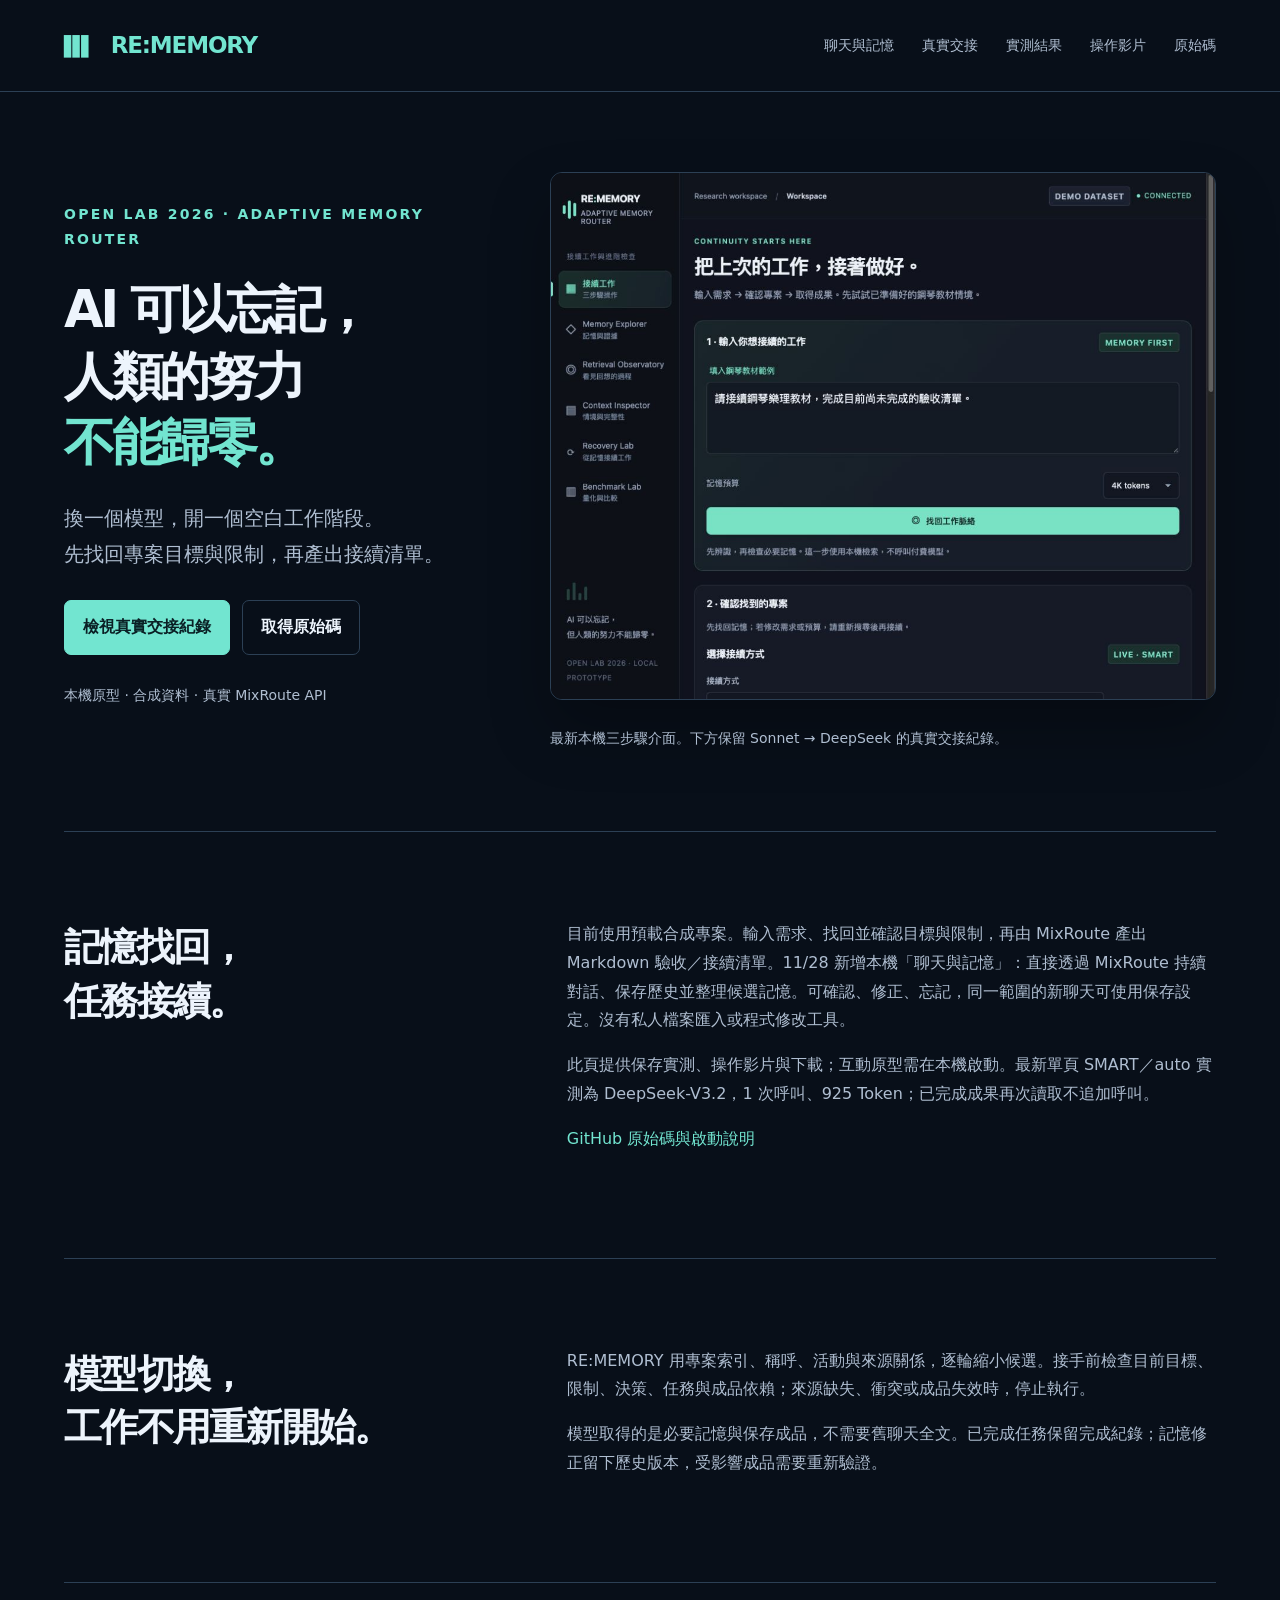
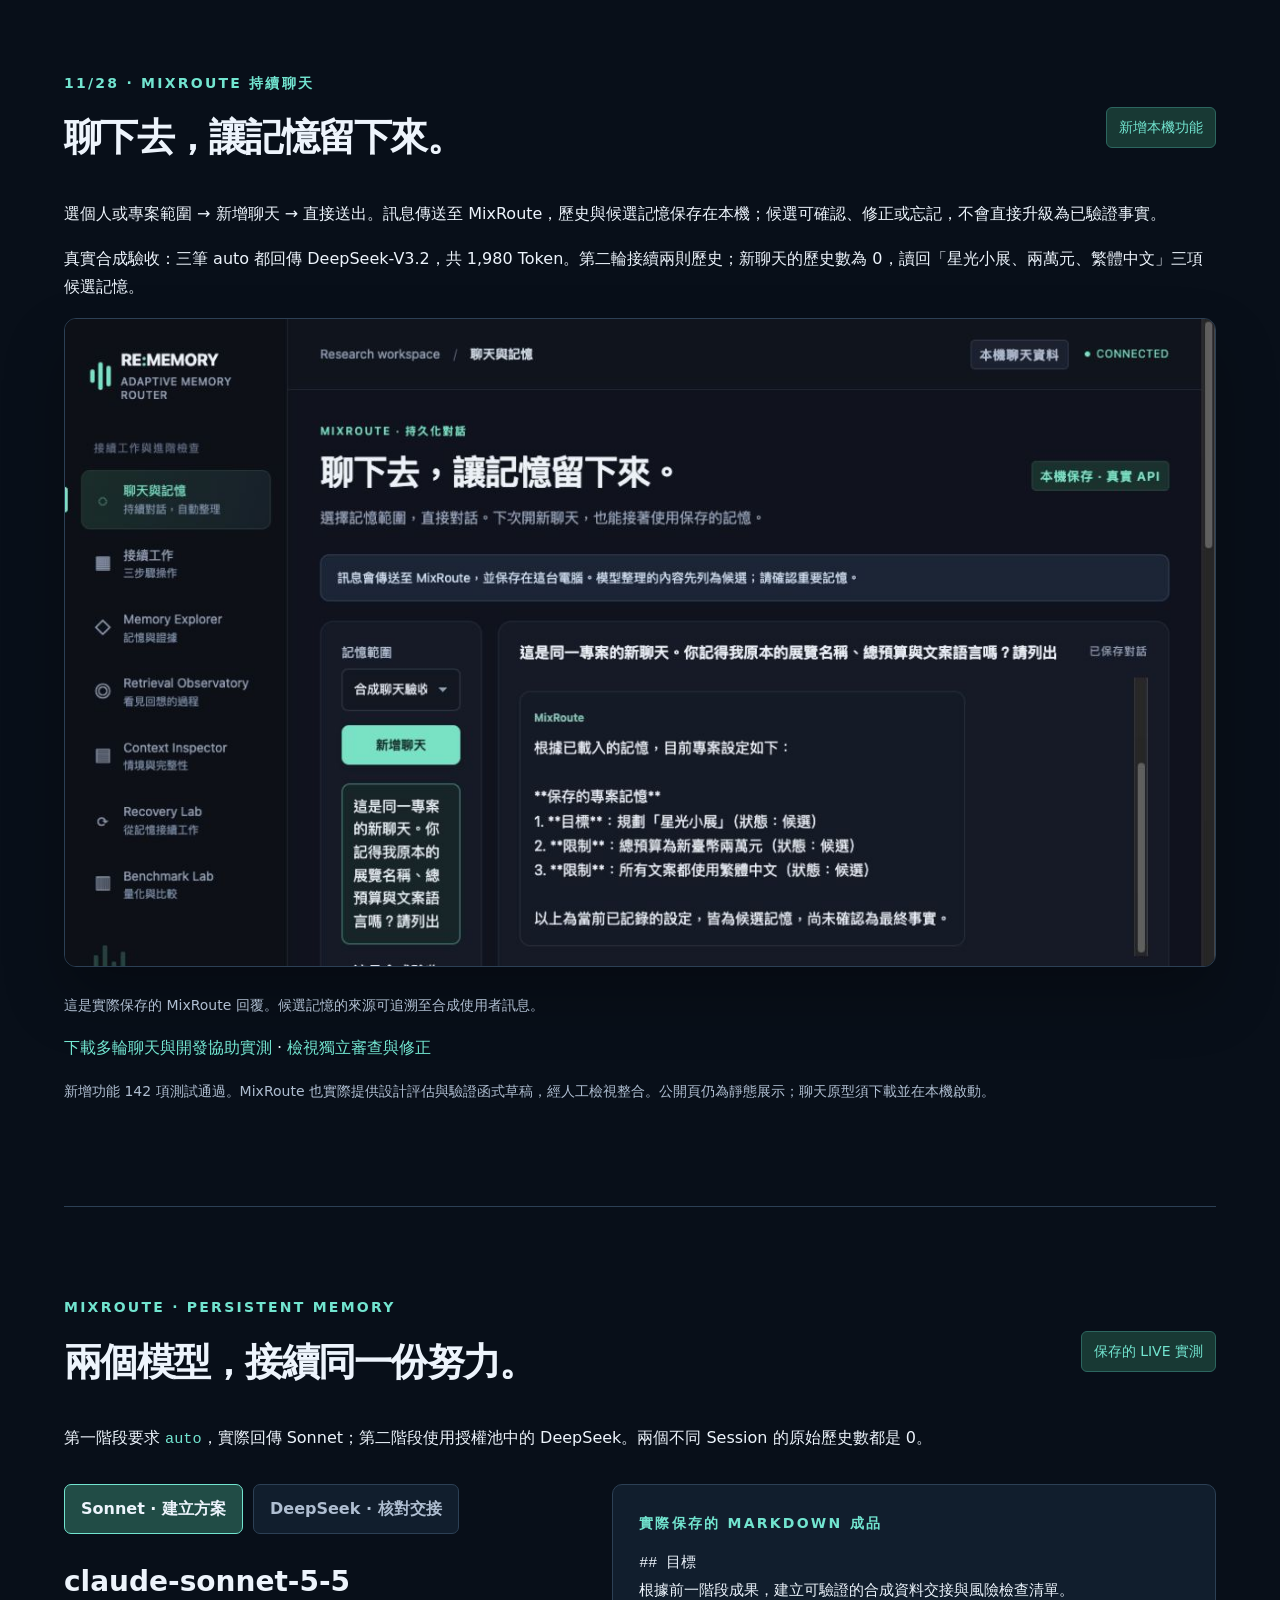
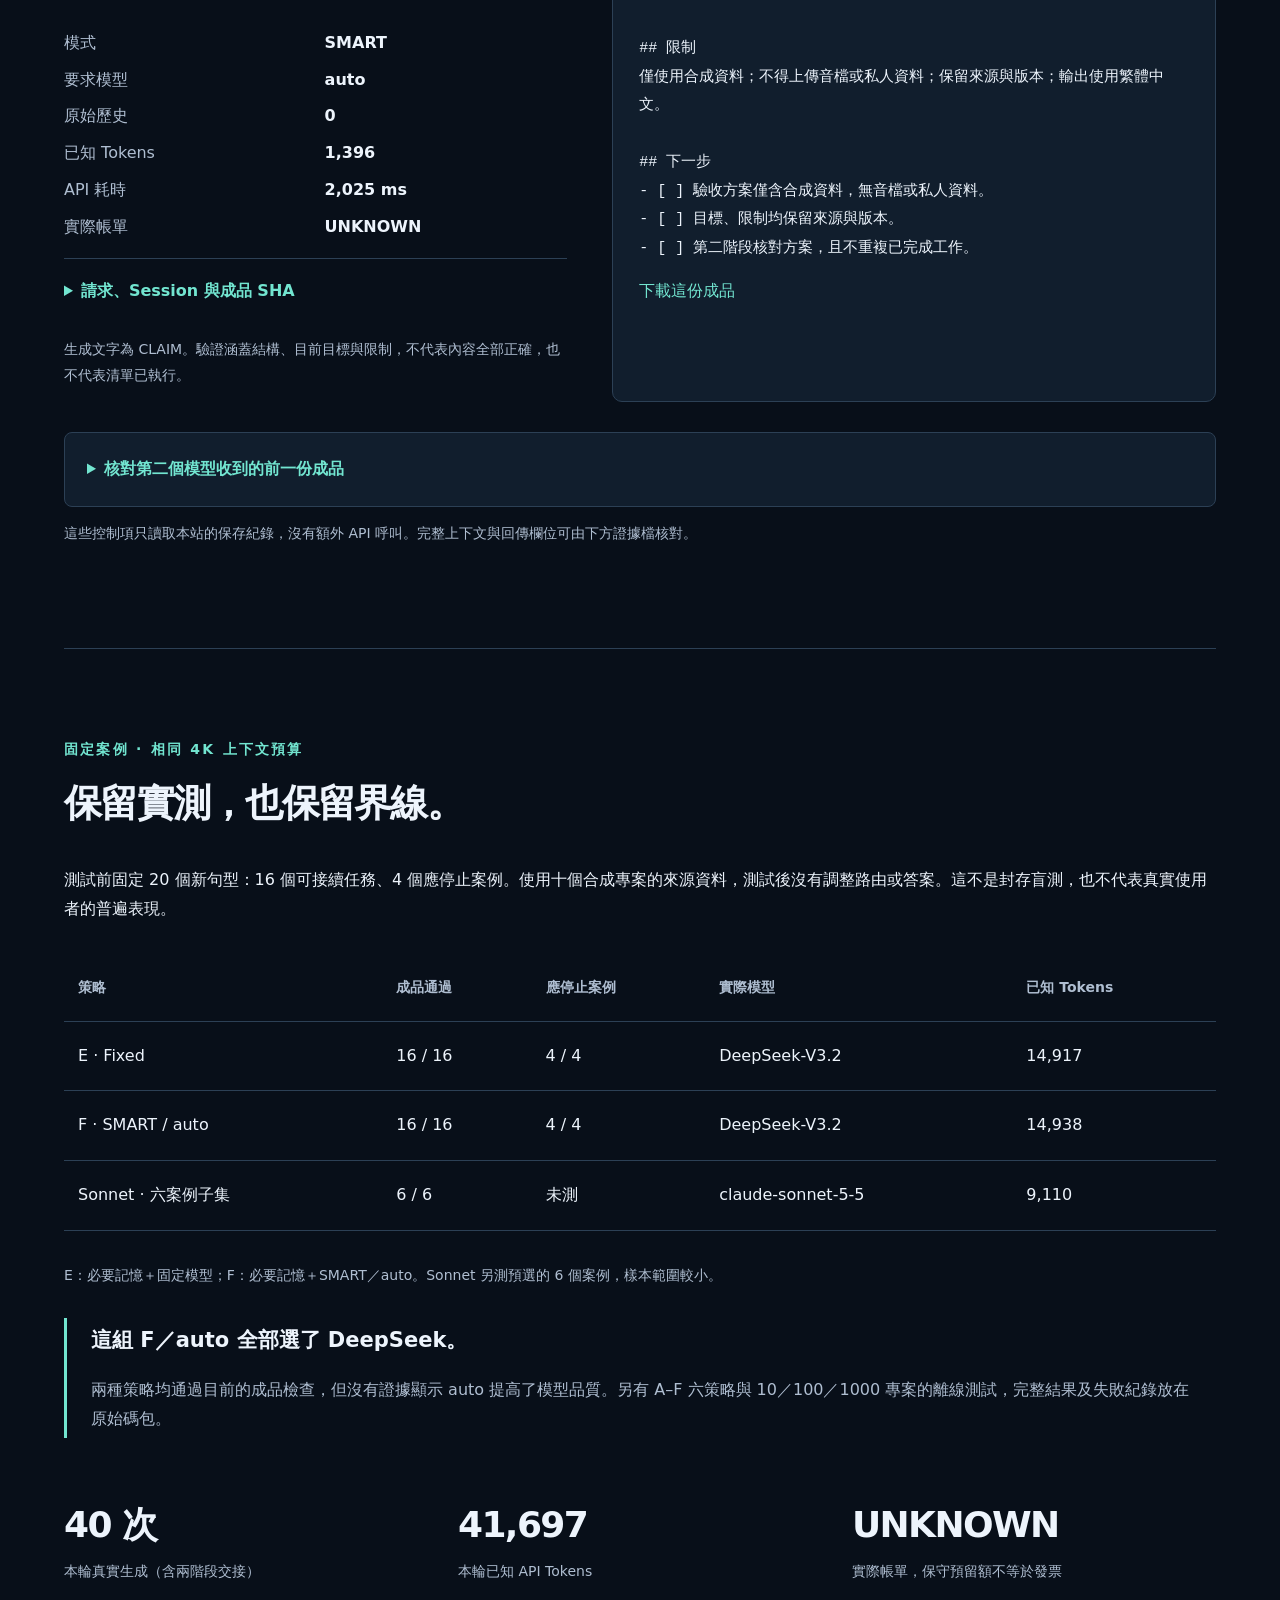
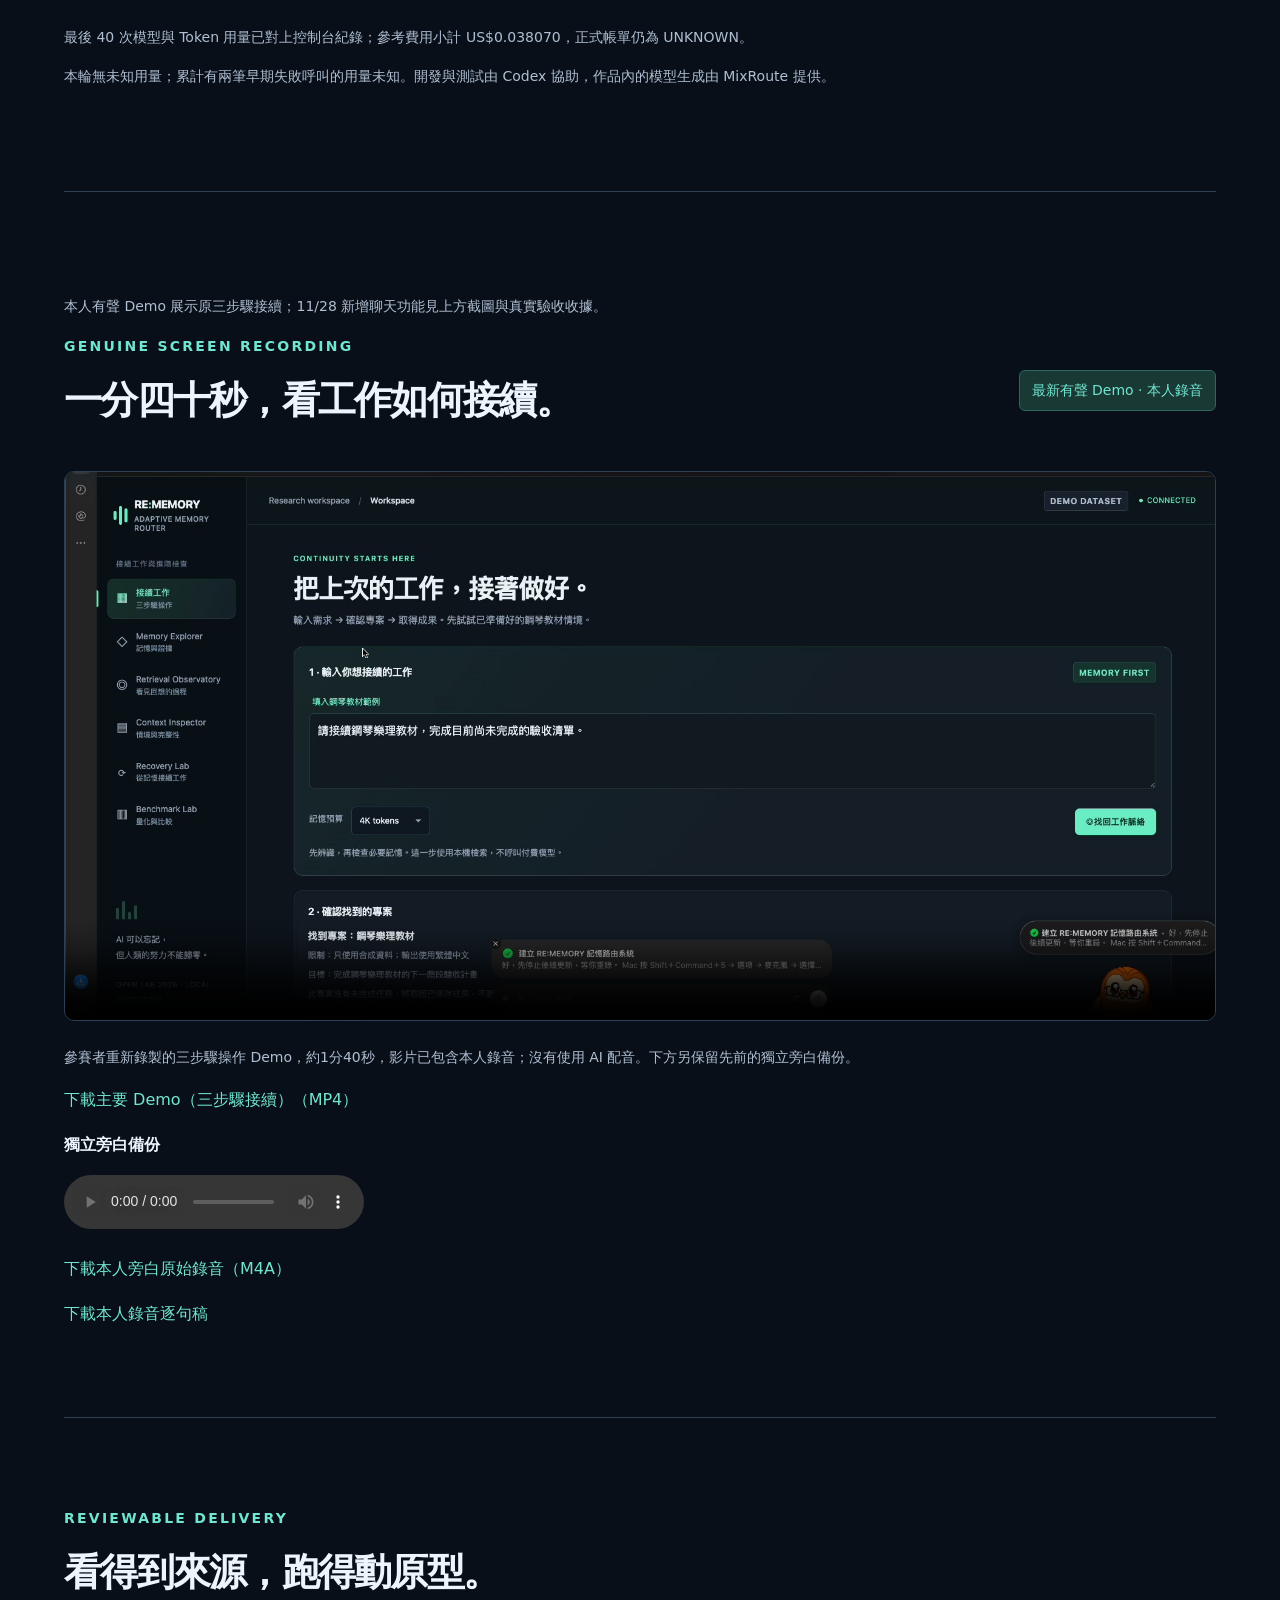
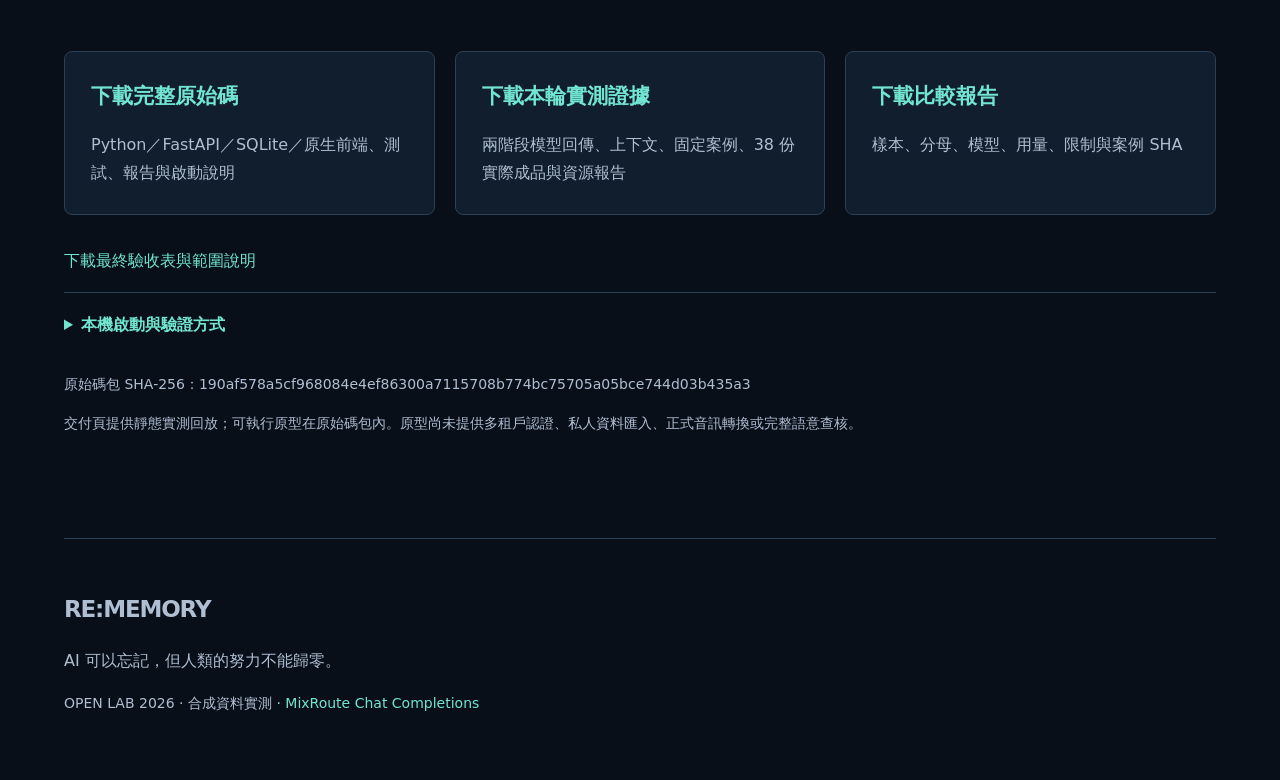
<file: index.html>
<!doctype html>
<html lang="zh-Hant"><head><meta charset="utf-8"><meta name="viewport" content="width=device-width,initial-scale=1"><meta name="description" content="RE:MEMORY 以持久化記憶找回專案目標與限制，讓 MixRoute 產出接續清單。OPEN LAB 2026 合成資料實測與原始碼。"><title>RE:MEMORY · 讓努力被接續</title><link rel="stylesheet" href="style.css"><script src="app.js" defer></script></head>
<body><a class="skip" href="#main">跳至主要內容</a><header><a class="brand" href="#"><span class="mark" aria-hidden="true">▌▌▌</span> RE:MEMORY</a><nav aria-label="主要導覽"><a href="#chat">聊天與記憶</a><a href="#handoff">真實交接</a><a href="#experiment">實測結果</a><a href="#demo">操作影片</a><a href="#download">原始碼</a></nav></header>
<main id="main"><section class="hero"><div><p class="eyebrow">OPEN LAB 2026 · ADAPTIVE MEMORY ROUTER</p><h1>AI 可以忘記，<br>人類的努力<br><em>不能歸零。</em></h1><p class="lead">換一個模型，開一個空白工作階段。<br>先找回專案目標與限制，再產出接續清單。</p><div class="actions"><a class="button" href="#handoff">檢視真實交接紀錄</a><a class="button secondary" href="#download">取得原始碼</a></div><p class="note">本機原型 · 合成資料 · 真實 MixRoute API</p></div><figure><img src="assets/quick-flow.png" alt="RE:MEMORY 三步驟首頁：輸入需求、確認專案、取得成果" width="1121" height="887"><figcaption>最新本機三步驟介面。下方保留 Sonnet → DeepSeek 的真實交接紀錄。</figcaption></figure></section>
<section class="principle"><h2>記憶找回，<br>任務接續。</h2><div><p>目前使用預載合成專案。輸入需求、找回並確認目標與限制，再由 MixRoute 產出 Markdown 驗收／接續清單。11/28 新增本機「聊天與記憶」：直接透過 MixRoute 持續對話、保存歷史並整理候選記憶。可確認、修正、忘記，同一範圍的新聊天可使用保存設定。沒有私人檔案匯入或程式修改工具。</p><p>此頁提供保存實測、操作影片與下載；互動原型需在本機啟動。最新單頁 SMART／auto 實測為 DeepSeek-V3.2，1 次呼叫、925 Token；已完成成果再次讀取不追加呼叫。</p><p><a class="text-link" href="https://github.com/orsinobbb/RE-MEMORY">GitHub 原始碼與啟動說明</a></p></div></section><section class="principle"><h2>模型切換，<br>工作不用重新開始。</h2><div><p>RE:MEMORY 用專案索引、稱呼、活動與來源關係，逐輪縮小候選。接手前檢查目前目標、限制、決策、任務與成品依賴；來源缺失、衝突或成品失效時，停止執行。</p><p>模型取得的是必要記憶與保存成品，不需要舊聊天全文。已完成任務保留完成紀錄；記憶修正留下歷史版本，受影響成品需要重新驗證。</p></div></section>
<section id="chat"><div class="section-heading"><div><p class="eyebrow">11/28 · MIXROUTE 持續聊天</p><h2>聊下去，讓記憶留下來。</h2></div><span class="badge">新增本機功能</span></div><p>選個人或專案範圍 → 新增聊天 → 直接送出。訊息傳送至 MixRoute，歷史與候選記憶保存在本機；候選可確認、修正或忘記，不會直接升級為已驗證事實。</p><p>真實合成驗收：三筆 auto 都回傳 DeepSeek-V3.2，共 1,980 Token。第二輪接續兩則歷史；新聊天的歷史數為 0，讀回「星光小展、兩萬元、繁體中文」三項候選記憶。</p><figure><img src="assets/chat-live-ui.png" alt="本機新聊天從保存記憶讀回展覽目標、兩萬元預算及繁體中文限制" width="1265" height="714" loading="lazy"><figcaption>這是實際保存的 MixRoute 回覆。候選記憶的來源可追溯至合成使用者訊息。</figcaption></figure><p><a class="text-link" href="assets/chat-memory-acceptance.json" download>下載多輪聊天與開發協助實測</a> · <a class="text-link" href="assets/chat-code-review.md" download>檢視獨立審查與修正</a></p><p class="note">新增功能 142 項測試通過。MixRoute 也實際提供設計評估與驗證函式草稿，經人工檢視整合。公開頁仍為靜態展示；聊天原型須下載並在本機啟動。</p></section><section id="handoff"><div class="section-heading"><div><p class="eyebrow">MIXROUTE · PERSISTENT MEMORY</p><h2>兩個模型，接續同一份努力。</h2></div><span class="badge">保存的 LIVE 實測</span></div><p>第一階段要求 <code>auto</code>，實際回傳 Sonnet；第二階段使用授權池中的 DeepSeek。兩個不同 Session 的原始歷史數都是 0。</p><div class="handoff"><div><div class="stage-selector" role="group" aria-label="檢視交接階段"><button id="stage1" aria-pressed="true">Sonnet · 建立方案</button><button id="stage2" aria-pressed="false">DeepSeek · 核對交接</button></div><h3 id="model-name"></h3><dl id="call-stats"></dl><details><summary>請求、Session 與成品 SHA</summary><div id="identifiers" class="mono"></div></details><p class="note">生成文字為 CLAIM。驗證涵蓋結構、目前目標與限制，不代表內容全部正確，也不代表清單已執行。</p></div><div class="artifact"><p class="eyebrow">實際保存的 MARKDOWN 成品</p><pre id="artifact-content" tabindex="0"></pre><a id="artifact-download" class="text-link" download>下載這份成品</a></div></div><details class="proof"><summary>核對第二個模型收到的前一份成品</summary><p id="proof-status"></p><p class="mono" id="proof-sha"></p><pre id="prior-content" tabindex="0"></pre></details><p class="note">這些控制項只讀取本站的保存紀錄，沒有額外 API 呼叫。完整上下文與回傳欄位可由下方證據檔核對。</p></section>
<section id="experiment"><div class="section-heading"><div><p class="eyebrow">固定案例 · 相同 4K 上下文預算</p><h2>保留實測，也保留界線。</h2></div></div><p>測試前固定 20 個新句型：16 個可接續任務、4 個應停止案例。使用十個合成專案的來源資料，測試後沒有調整路由或答案。這不是封存盲測，也不代表真實使用者的普遍表現。</p><div class="table-wrap"><table><thead><tr><th>策略</th><th>成品通過</th><th>應停止案例</th><th>實際模型</th><th>已知 Tokens</th></tr></thead><tbody id="benchmark-rows"></tbody></table></div><p class="note">E：必要記憶＋固定模型；F：必要記憶＋SMART／auto。Sonnet 另測預選的 6 個案例，樣本範圍較小。</p><div class="finding"><strong>這組 F／auto 全部選了 DeepSeek。</strong><p>兩種策略均通過目前的成品檢查，但沒有證據顯示 auto 提高了模型品質。另有 A–F 六策略與 10／100／1000 專案的離線測試，完整結果及失敗紀錄放在原始碼包。</p></div><div class="measurements"><div><strong>40 次</strong><span>本輪真實生成（含兩階段交接）</span></div><div><strong>41,697</strong><span>本輪已知 API Tokens</span></div><div><strong>UNKNOWN</strong><span>實際帳單，保守預留額不等於發票</span></div></div><p class="note">最後 40 次模型與 Token 用量已對上控制台紀錄；參考費用小計 US$0.038070，正式帳單仍為 UNKNOWN。</p><p class="note">本輪無未知用量；累計有兩筆早期失敗呼叫的用量未知。開發與測試由 Codex 協助，作品內的模型生成由 MixRoute 提供。</p></section>
<section id="demo"><p class="note">本人有聲 Demo 展示原三步驟接續；11/28 新增聊天功能見上方截圖與真實驗收收據。</p><div class="section-heading"><div><p class="eyebrow">GENUINE SCREEN RECORDING</p><h2>一分四十秒，看工作如何接續。</h2></div><span class="badge" id="video-status">最新有聲 Demo · 本人錄音</span></div><video controls preload="metadata" poster="assets/participant-demo-voiced-poster.jpg" aria-label="RE:MEMORY 最新三步驟有聲操作錄影"><source src="assets/participant-demo-voiced-20261128.mp4" type="video/mp4"><p>瀏覽器無法播放，請<a href="assets/participant-demo-voiced-20261128.mp4" download>下載操作影片</a>。</p></video><p class="note">參賽者重新錄製的三步驟操作 Demo，約1分40秒，影片已包含本人錄音；沒有使用 AI 配音。下方另保留先前的獨立旁白備份。</p><p><a class="text-link" href="assets/participant-demo-voiced-20261128.mp4" download>下載主要 Demo（三步驟接續）（MP4）</a></p><p><strong>獨立旁白備份</strong></p><audio controls preload="metadata" aria-label="參賽者本人旁白錄音"><source src="assets/participant-voice.m4a" type="audio/mp4"></audio><p><a class="text-link" href="assets/participant-voice.m4a" download>下載本人旁白原始錄音（M4A）</a></p><a class="text-link" href="assets/voiceover.txt" download>下載本人錄音逐句稿</a></section>
<section id="download"><div class="section-heading"><div><p class="eyebrow">REVIEWABLE DELIVERY</p><h2>看得到來源，跑得動原型。</h2></div></div><div class="downloads"><a href="assets/RE-MEMORY-source.zip" download><strong>下載完整原始碼</strong><span>Python／FastAPI／SQLite／原生前端、測試、報告與啟動說明</span></a><a href="assets/RE-MEMORY-evidence.zip" download><strong>下載本輪實測證據</strong><span>兩階段模型回傳、上下文、固定案例、38 份實際成品與資源報告</span></a><a href="assets/final-live-summary.md" download><strong>下載比較報告</strong><span>樣本、分母、模型、用量、限制與案例 SHA</span></a></div><p><a class="text-link" href="assets/acceptance.md" download>下載最終驗收表與範圍說明</a></p><details class="setup"><summary>本機啟動與驗證方式</summary><ol><li>解壓縮原始碼，依 README 安裝 Python 3.12 與依賴。</li><li>macOS 執行 <code>./start_mac.sh</code>；Windows 執行 <code>start_windows.bat</code>。</li><li>開啟 <code>http://127.0.0.1:8791</code>。本機 SIMULATION 不需要金鑰，也不消耗模型 Tokens。</li><li>需要真實生成時，將 <code>.env.example</code> 複製為本機 <code>.env</code>，填入自己的 MixRoute Key、授權模型池與核對過的單價。金鑰只留本機。</li><li>首頁選擇記憶範圍並新增聊天，使用 auto 直接對話；右側確認、修正或忘記候選記憶。左側「接續工作」保留三步驟：輸入需求 → 找回並確認專案 → 取得成果。選擇 MixRoute 自動選模（SMART），按下確認專案並接續；系統自動建立空白工作階段。已完成的工作會直接讀取成果，不重複呼叫 API。</li></ol></details><p class="note" id="source-sha"></p><p class="note">交付頁提供靜態實測回放；可執行原型在原始碼包內。原型尚未提供多租戶認證、私人資料匯入、正式音訊轉換或完整語意查核。</p></section>
</main><footer><div class="brand">RE:MEMORY</div><p>AI 可以忘記，但人類的努力不能歸零。</p><p class="note">OPEN LAB 2026 · 合成資料實測 · <a href="https://api.mixroute.ai/v1/chat/completions">MixRoute Chat Completions</a></p></footer></body></html>
</file>
<file: style.css>
:root{color-scheme:dark;--bg:#080f19;--panel:#111e2d;--ink:#edf4fc;--muted:#afbed1;--teal:#72e5d0;--line:#2c4055;--sans:system-ui,-apple-system,BlinkMacSystemFont,"PingFang TC","Noto Sans TC",sans-serif}*{box-sizing:border-box}html{scroll-behavior:smooth;scroll-padding-top:95px}body{margin:0;background:var(--bg);color:var(--ink);font:16px/1.8 var(--sans)}a{color:var(--teal);text-decoration:none}a:hover{text-decoration:underline}button,summary,a:focus-visible{outline-offset:6px}header{padding:25px max(5vw,24px);display:flex;justify-content:space-between;align-items:center;border-bottom:1px solid var(--line);gap:25px}nav{display:flex;gap:28px;flex-wrap:wrap}nav a{font-size:14px;color:var(--muted)}.brand{font-size:23px;font-weight:850;letter-spacing:-.05em;white-space:nowrap}.mark{color:var(--teal);font-size:19px;letter-spacing:-6px;margin-right:14px}.skip{position:absolute;left:10px;top:-100px;z-index:10}.skip:focus{top:10px;background:var(--panel);padding:12px}main{max-width:1440px;margin:auto;padding:0 max(5vw,24px)}section{padding:88px 0;border-bottom:1px solid var(--line)}.hero{display:grid;grid-template-columns:.85fr 1.3fr;gap:50px;align-items:center;padding:80px 0}.eyebrow{font-size:14px;font-weight:750;letter-spacing:.16em;color:var(--teal);margin-top:0}h1{font-size:clamp(36px,4vw,64px);line-height:1.3;letter-spacing:-.065em;margin:24px 0}h1 em{font-style:normal;color:var(--teal)}h2{font-size:clamp(28px,3vw,42px);line-height:1.4;letter-spacing:-.045em;margin:0 0 20px}h3{font-size:28px;line-height:1.4;overflow-wrap:anywhere}.lead{font-size:20px;color:var(--muted)}figure{margin:0}figure img{width:100%;height:auto;border:1px solid var(--line);border-radius:12px;box-shadow:0 30px 60px #0004}figcaption{font-size:14px;color:var(--muted);margin-top:16px}.actions{display:flex;gap:12px;flex-wrap:wrap;margin:28px 0}.button{padding:12px 18px;background:var(--teal);color:#0a2025;font-weight:750;border:1px solid var(--teal);border-radius:7px;font-size:16px}.secondary{background:transparent;color:var(--ink);border-color:var(--line)}.note{font-size:14px;color:var(--muted);overflow-wrap:anywhere}.principle{display:grid;grid-template-columns:.8fr 1.2fr;gap:70px}.principle p{margin-top:0;color:var(--muted)}.section-heading{display:flex;justify-content:space-between;align-items:center;gap:20px}.badge{display:inline-block;border:1px solid #2c665f;background:#183934;color:var(--teal);border-radius:6px;padding:7px 12px;font-size:14px;white-space:nowrap}.handoff{display:grid;grid-template-columns:1fr 1.2fr;gap:45px;margin:30px 0}.stage-selector{display:flex;gap:10px}.stage-selector button{font:600 16px/1.5 var(--sans);padding:12px 16px;cursor:pointer;background:var(--panel);border:1px solid var(--line);border-radius:7px;color:var(--muted)}.stage-selector button[aria-pressed=true]{background:#214c46;border-color:var(--teal);color:var(--ink)}dl{display:grid;grid-template-columns:1fr 1fr;gap:8px 18px}dt{color:var(--muted)}dd{margin:0;font-weight:700;overflow-wrap:anywhere}.artifact{padding:26px;background:var(--panel);border:1px solid var(--line);border-radius:10px}pre{font:15px/1.9 ui-monospace,SFMono-Regular,Menlo,monospace;white-space:pre-wrap;overflow-wrap:anywhere;max-height:420px;overflow:auto;margin:14px 0}.mono{font:14px/1.8 ui-monospace,SFMono-Regular,Menlo,monospace;overflow-wrap:anywhere}.mono p{margin:15px 0}details{border-top:1px solid var(--line);padding:18px 0}summary{cursor:pointer;font-weight:700;color:var(--teal)}.proof{padding:22px;border:1px solid var(--line);border-radius:8px;background:var(--panel)}.proof pre{max-height:320px}.table-wrap{overflow-x:auto;margin:32px 0}table{width:100%;border-collapse:collapse;text-align:left}th,td{padding:20px 14px;border-bottom:1px solid var(--line);white-space:nowrap}th{font-size:14px;color:var(--muted)}.finding{border-left:3px solid var(--teal);padding:4px 24px;margin:30px 0}.finding strong{font-size:21px}.finding p{margin-bottom:0;color:var(--muted)}.measurements{display:grid;grid-template-columns:repeat(3,1fr);gap:30px;padding:25px 0}.measurements strong{display:block;font-size:36px;letter-spacing:-.045em}.measurements span{color:var(--muted);font-size:14px}video{width:100%;max-height:720px;background:#000;border:1px solid var(--line);border-radius:10px;margin-top:24px}.downloads{display:grid;grid-template-columns:repeat(3,1fr);gap:20px;margin:32px 0}.downloads a{display:block;padding:26px;background:var(--panel);border:1px solid var(--line);border-radius:8px;color:var(--ink)}.downloads strong{display:block;font-size:21px;color:var(--teal)}.downloads span{display:block;margin-top:15px;font-size:16px;color:var(--muted)}code{color:var(--teal);font-size:.95em}li{margin:15px 0}footer{max-width:1440px;margin:auto;padding:50px max(5vw,24px);color:var(--muted)}@media(max-width:1000px){.hero{grid-template-columns:1fr;gap:35px}figure{max-width:850px}.principle{gap:30px}.handoff{gap:25px}.section-heading{align-items:flex-start;flex-direction:column}.downloads{grid-template-columns:1fr}.downloads a{padding:22px}.hero h1 br:nth-of-type(2){display:none}}@media(max-width:700px){header{align-items:flex-start;flex-direction:column;padding:22px}nav{gap:22px}main{padding:0 22px}section{padding:55px 0}.hero{padding:45px 0}.hero h1 br:nth-of-type(2){display:inline}.principle,.handoff{grid-template-columns:1fr;gap:18px}.measurements{grid-template-columns:1fr;gap:20px}.badge{white-space:normal}.stage-selector{flex-wrap:wrap}.stage-selector button{flex:1;font-size:14px}h3{font-size:25px}.artifact{padding:18px}dl{grid-template-columns:1fr 1fr}footer{padding:40px 22px}}
</file>
